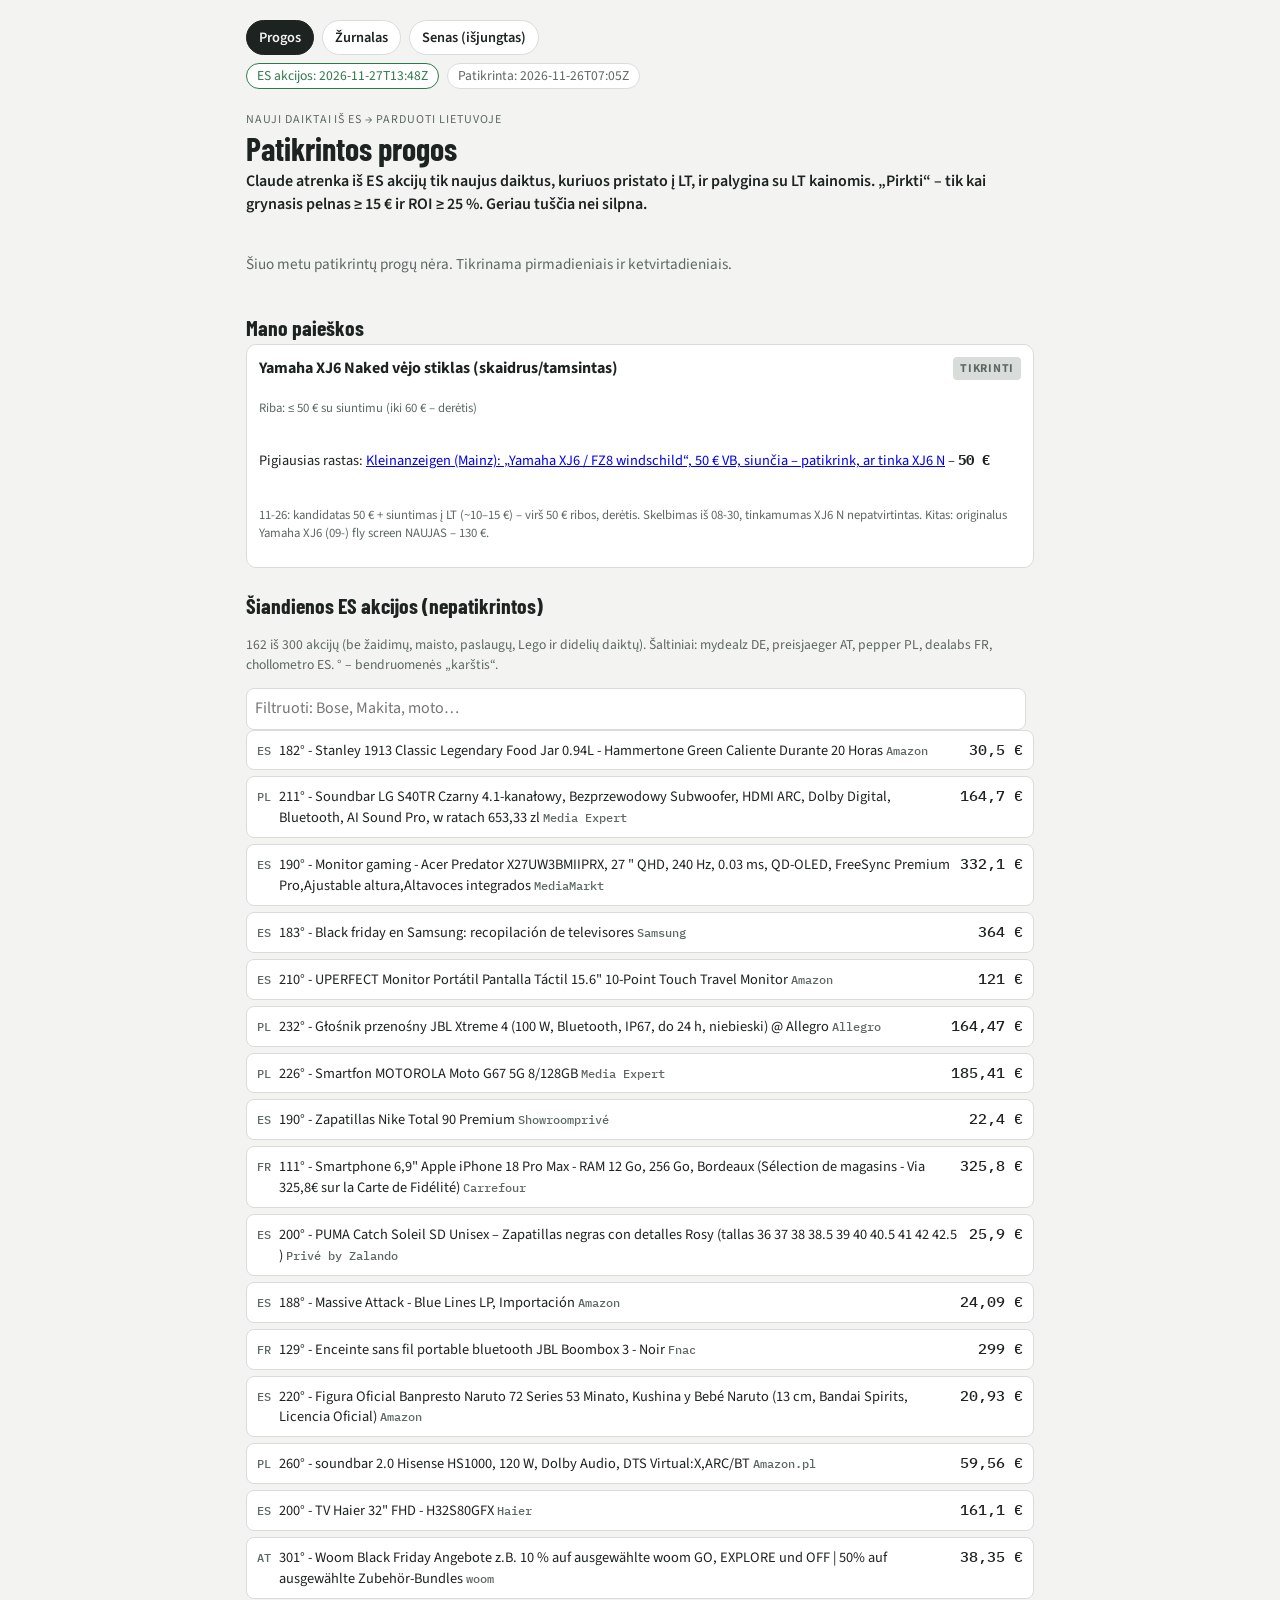
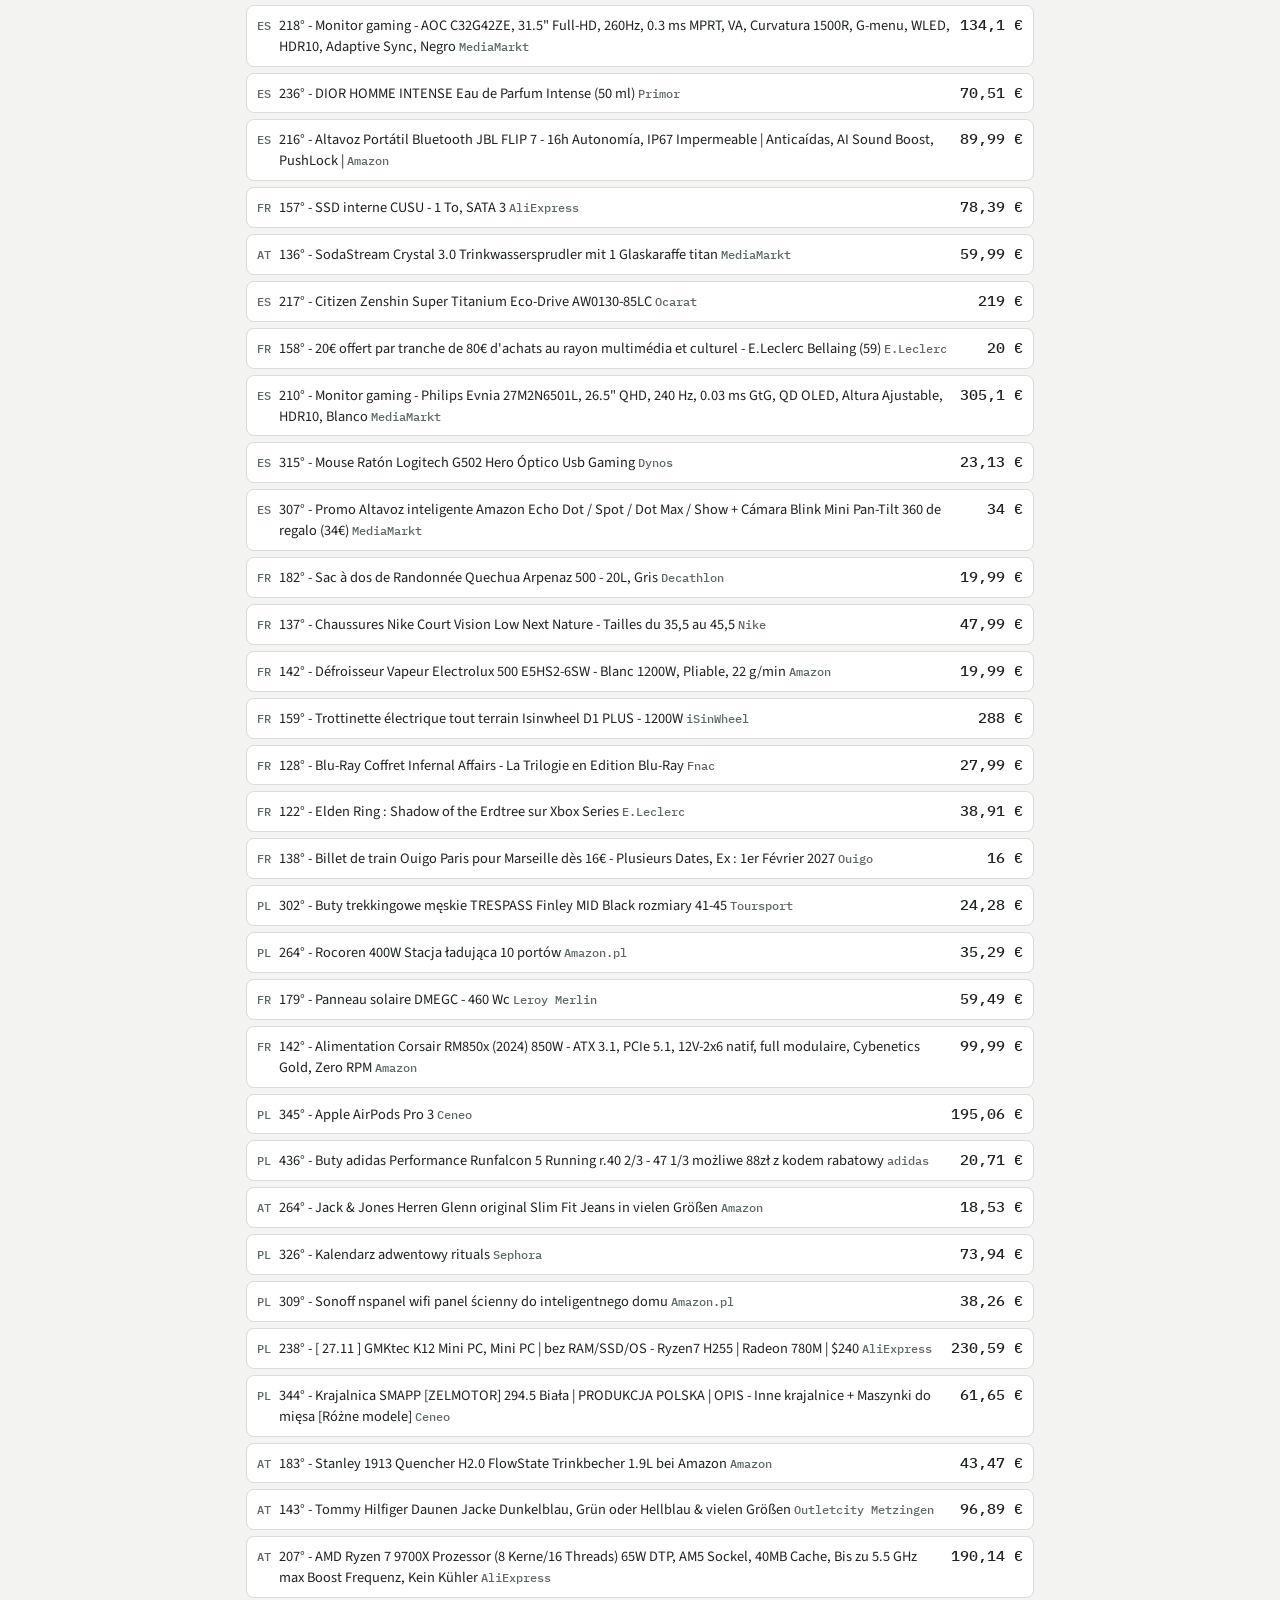
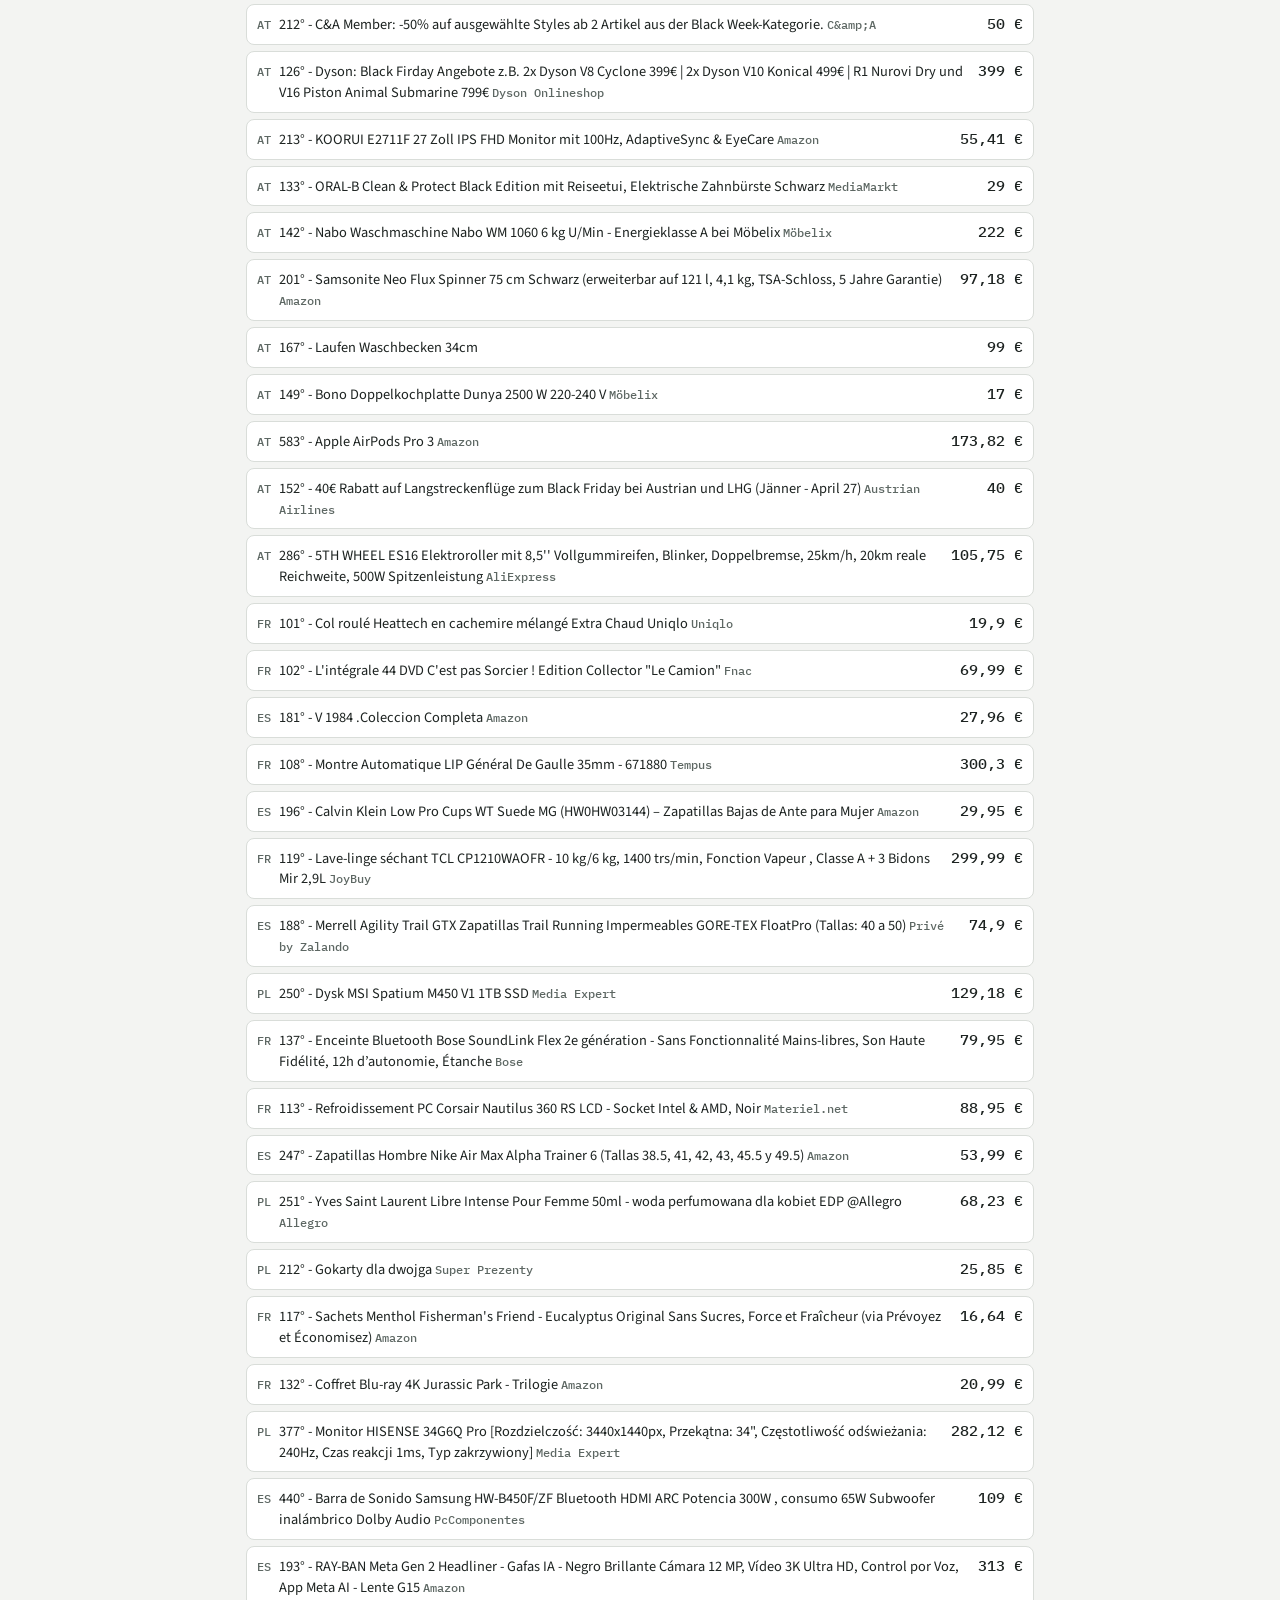
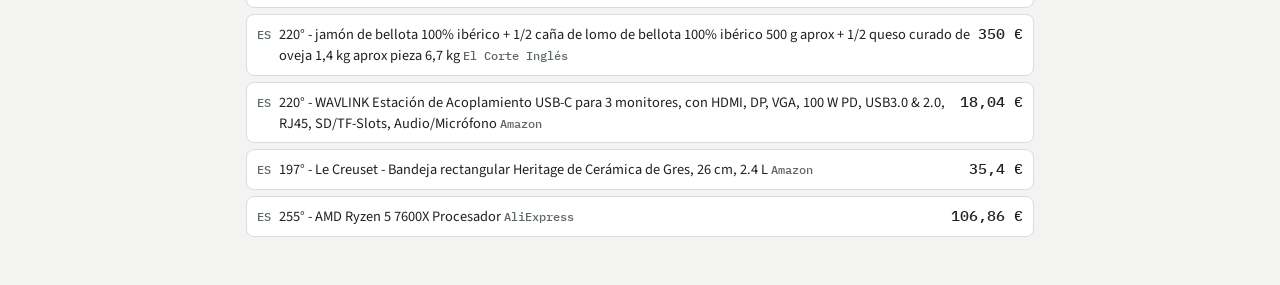
<file: docs/index.html>
<!doctype html>
<html lang="lt">
<head>
<meta charset="utf-8">
<meta name="viewport" content="width=device-width,initial-scale=1,viewport-fit=cover">
<meta name="robots" content="noindex,nofollow">
<title>Perpardavimo progos</title>
<link rel="stylesheet" href="https://fonts.googleapis.com/css2?family=Barlow+Condensed:wght@600;700&family=Source+Sans+3:wght@400;600&family=IBM+Plex+Mono:wght@500&display=swap">
<link rel="stylesheet" href="stilius.css">
<style>
.cmp{display:grid;grid-template-columns:1fr 1fr;gap:8px}
.cmp>div{border:1px solid var(--line);border-radius:8px;padding:8px;font-size:.85rem;display:grid;gap:4px;min-width:0}
.cmp b{font:500 1.15rem var(--mono)}
.cmp a{color:var(--loc);overflow-wrap:anywhere}
.bal{font:700 1.1rem var(--mono)}
.raw{display:grid;gap:6px}
.raw a{display:grid;grid-template-columns:auto 1fr auto;gap:8px;align-items:baseline;background:var(--panel);border:1px solid var(--line);border-radius:8px;padding:8px 10px;color:var(--fg);text-decoration:none;font-size:.9rem}
.raw a:hover{border-color:var(--fg)}
.raw .s{font:500 .75rem var(--mono);color:var(--muted)}
.raw .p{font:500 .95rem var(--mono);white-space:nowrap}
.raw .t{overflow-wrap:anywhere}
.empty{color:var(--muted);font-size:.95rem}
</style>
</head>
<body>
<div class="wrap">
  <header class="hdr">
    <nav class="nav"><a href="index.html" aria-current="page">Progos</a><a href="zurnalas.html">Žurnalas</a><a href="senas.html">Senas (išjungtas)</a></nav>
    <div class="status" id="status"><span class="chip">Kraunama…</span></div>
  </header>

  <section class="buyhead">
    <span class="eyebrow">Nauji daiktai iš ES → parduoti Lietuvoje</span>
    <h1>Patikrintos progos</h1>
    <p class="summary">Claude atrenka iš ES akcijų tik naujus daiktus, kuriuos pristato į LT, ir palygina su LT kainomis. „Pirkti“ – tik kai grynasis pelnas ≥ 15 € ir ROI ≥ 25 %. Geriau tuščia nei silpna.</p>
  </section>
  <section class="cards" id="progos"></section>

  <section>
    <h2>Mano paieškos</h2>
    <div class="cards" id="asm"></div>
  </section>

  <section>
    <h2>Šiandienos ES akcijos (nepatikrintos)</h2>
    <p class="note" id="rawnote"></p>
    <div class="frow"><input type="search" id="q" placeholder="Filtruoti: Bose, Makita, moto…" aria-label="Filtruoti"></div>
    <div class="raw" id="raw"></div>
  </section>
</div>
<script>
const eur = v => v == null ? "–" : (Math.round(v * 100) / 100).toLocaleString("lt-LT", {minimumFractionDigits: 0, maximumFractionDigits: 2}) + " €";
const esc = s => String(s ?? "").replace(/[&<>"]/g, c => ({"&":"&amp;","<":"&lt;",">":"&gt;",'"':"&quot;"}[c]));
const VERD = {pirkti: ["Pirkti", "v-verta"], tikrinti: ["Tikrinti", "v-tikrinti"], praleisti: ["Praleisti", "v-praleisti"]};
// Akivaizdžiai netinka perpardavimui: skaitmeninės prekės, maistas, paslaugos, žaislai/Lego, dideli daiktai.
const NE = /\b(xbox store|steam|humble|ps5|playstation|switch 2|gra |jeu |juego|pc \(|lego|whisky|bier|stiegl|teigwaren|chocolate|bombones|caramel|halls|tarritos|hotel|freebet|tipp3|win2day|ionity|starlink|abonament|gutschein|rabatt ab|matratze|carport|pergola|tv \d|fernseher|kühlschrank|french door|gravelbike|rennrad|placa inducci)/i;

async function j(u) { try { const r = await fetch(u + "?t=" + Date.now()); return r.ok ? r.json() : null; } catch { return null; } }

(async () => {
  const [p, n] = await Promise.all([j("progos.json"), j("nuolaidos.json")]);
  const st = document.getElementById("status");
  st.innerHTML = `<span class="chip ${n ? "ok" : "bad"}">ES akcijos: ${n ? esc(n.atnaujinta) : "nėra"}</span>` +
                 `<span class="chip">Patikrinta: ${p ? esc(p.atnaujinta) : "–"}</span>`;

  const pr = (p && p.progos) || [];
  document.getElementById("progos").innerHTML = pr.length ? pr.map(x => {
    const [vl, vc] = VERD[x.busena] || ["?", "v-nežinoma"];
    const b = x.pirkimas || {};
    const sav = (b.kaina || 0) + (b.siuntimas_lt || 0);
    return `<article class="card"><div class="body">
      <div class="top"><span><b>${esc(x.preke)}</b></span><span class="verdict ${vc}">${vl}</span></div>
      <div class="nums">
        <span>Savikaina<b>${eur(sav)}</b></span>
        <span>Parduotum LT<b>${eur(x.pardavimo_kaina)}</b></span>
        <span>Grynasis pelnas<b class="${x.pelnas >= 15 ? "pos" : "neg"}">${eur(x.pelnas)}</b></span>
        <span>ROI / balas<b>${x.roi ?? "–"} % · ${x.balas}/10</b></span>
      </div>
      <div class="cmp">
        <div><span class="eyebrow">Pirkti ${esc(b.salis)}</span><b>${eur(b.kaina)}</b>
          <span>${esc(b.parduotuve)} ${b.kaina_orig ? "· " + esc(b.kaina_orig) : ""}</span>
          <span>Siuntimas į LT: ${b.siuntimas_lt ? eur(b.siuntimas_lt) : "0 €"}${b.siuntimas_pastaba ? " – " + esc(b.siuntimas_pastaba) : ""}</span>
          <a href="${esc(b.nuoroda)}" target="_blank" rel="noopener">Akcija →</a></div>
        <div><span class="eyebrow">LT kainos</span>
          ${(x.lt || []).map(l => `<span><b>${eur(l.kaina)}</b> <a href="${esc(l.nuoroda)}" target="_blank" rel="noopener">${esc(l.saltinis)}</a></span>`).join("")}</div>
      </div>
      <p class="why">${esc(x.kodel)}</p>
      <p class="meta">⚠ ${esc(x.rizika)}</p>
    </div></article>`;
  }).join("") : `<p class="empty">Šiuo metu patikrintų progų nėra. Tikrinama pirmadieniais ir ketvirtadieniais.</p>`;

  document.getElementById("asm").innerHTML = ((p && p.asmeniniai) || []).map(a => `<article class="card"><div class="body">
      <div class="top"><b>${esc(a.preke)}</b><span class="verdict ${a.busena === "Rasta" ? "v-verta" : "v-praleisti"}">${esc(a.busena)}</span></div>
      <p class="meta">Riba: ${esc(a.riba)}</p>
      ${a.geriausias ? `<p class="why">Pigiausias rastas: <a href="${esc(a.geriausias.nuoroda)}" target="_blank" rel="noopener">${esc(a.geriausias.aprasymas)}</a> – <b class="mono">${eur(a.geriausias.kaina)}</b></p>` : ""}
      <p class="meta">${esc(a.pastaba)}</p></div></article>`).join("");

  const ak = ((n && n.akcijos) || []).filter(a => a.kaina_eur >= 15 && a.kaina_eur <= 400 && !NE.test(a.pavadinimas));
  document.getElementById("rawnote").textContent = n ? `${ak.length} iš ${n.akcijos.length} akcijų (be žaidimų, maisto, paslaugų, Lego ir didelių daiktų). Šaltiniai: mydealz DE, preisjaeger AT, pepper PL, dealabs FR, chollometro ES. ° – bendruomenės „karštis“.` : "";
  const draw = () => {
    const q = document.getElementById("q").value.trim().toLowerCase();
    document.getElementById("raw").innerHTML = ak.filter(a => !q || a.pavadinimas.toLowerCase().includes(q)).slice(0, 80).map(a =>
      `<a href="${esc(a.nuoroda)}" target="_blank" rel="noopener"><span class="s">${esc(a.salis)}</span><span class="t">${esc(a.pavadinimas)} <span class="s">${esc(a.parduotuve)}</span></span><span class="p">${eur(a.kaina_eur)}</span></a>`).join("");
  };
  document.getElementById("q").addEventListener("input", draw);
  draw();
})();
</script>
</body>
</html>
</file>
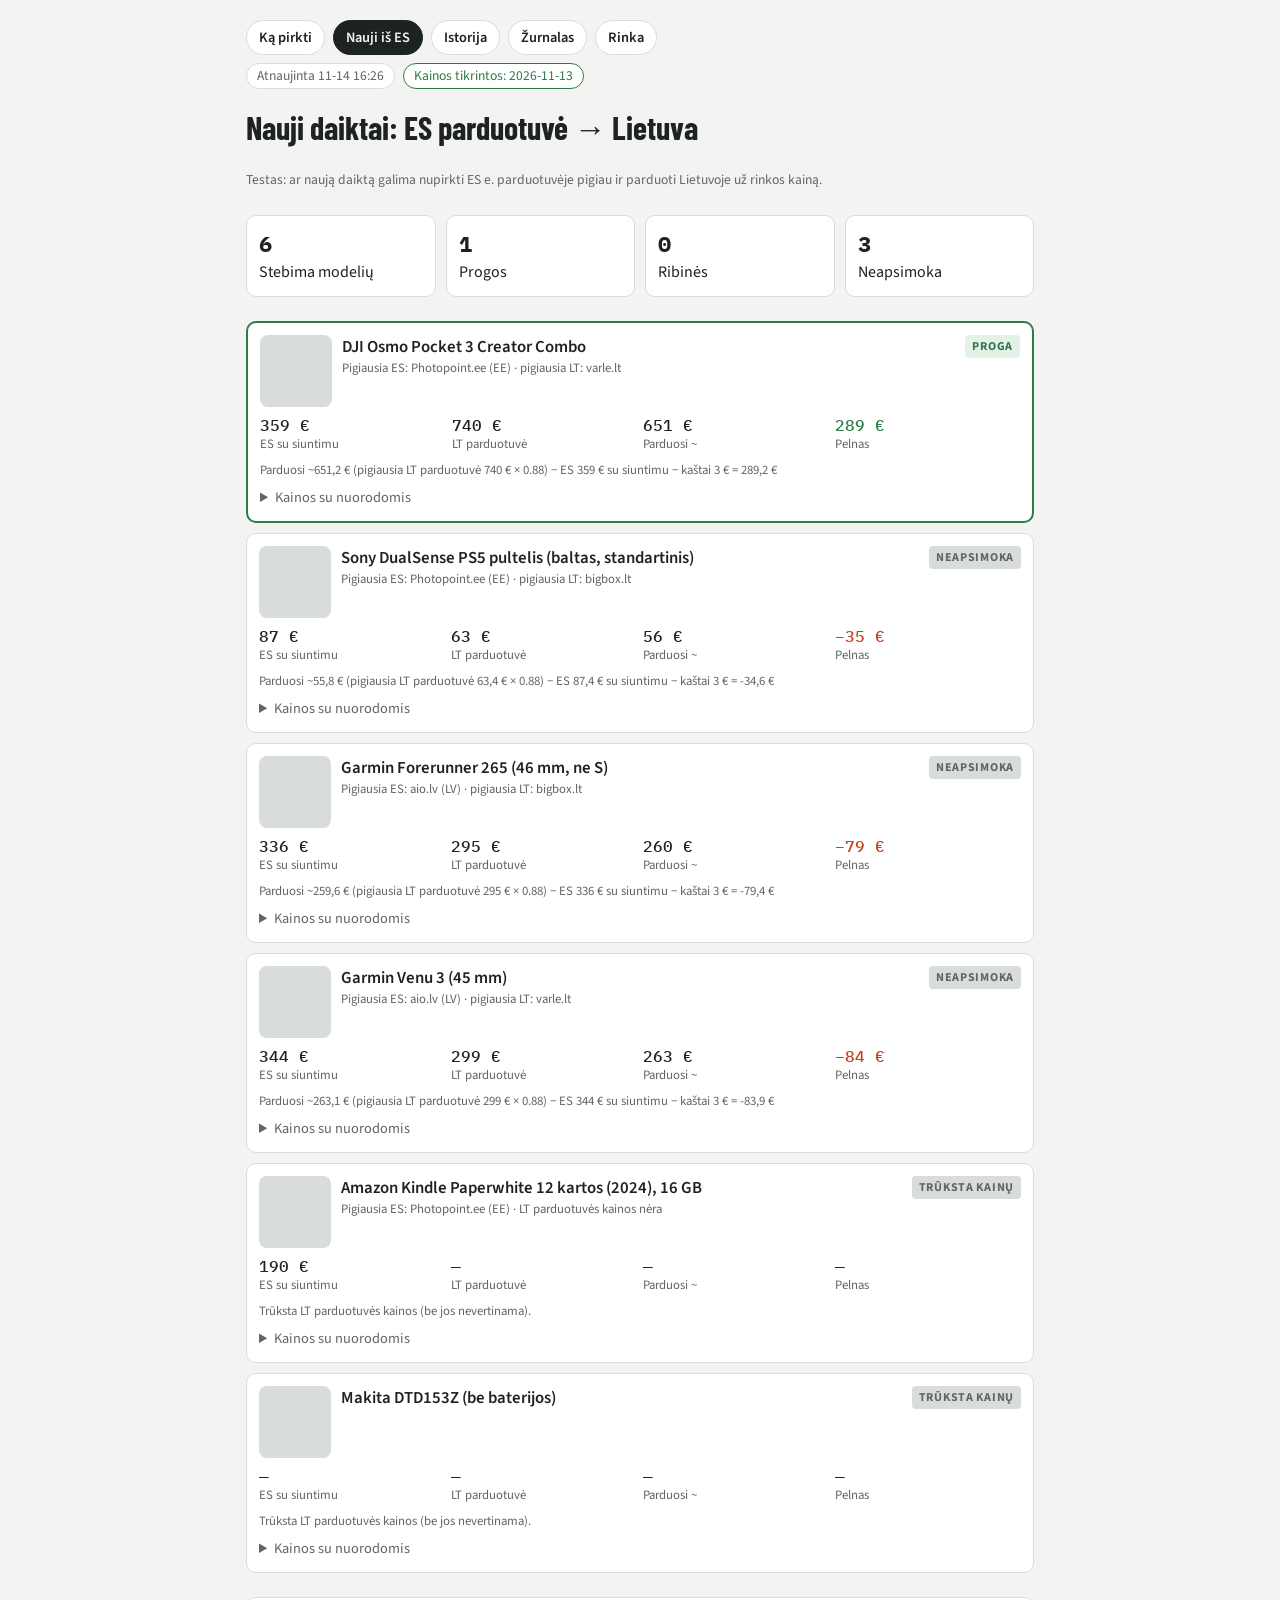
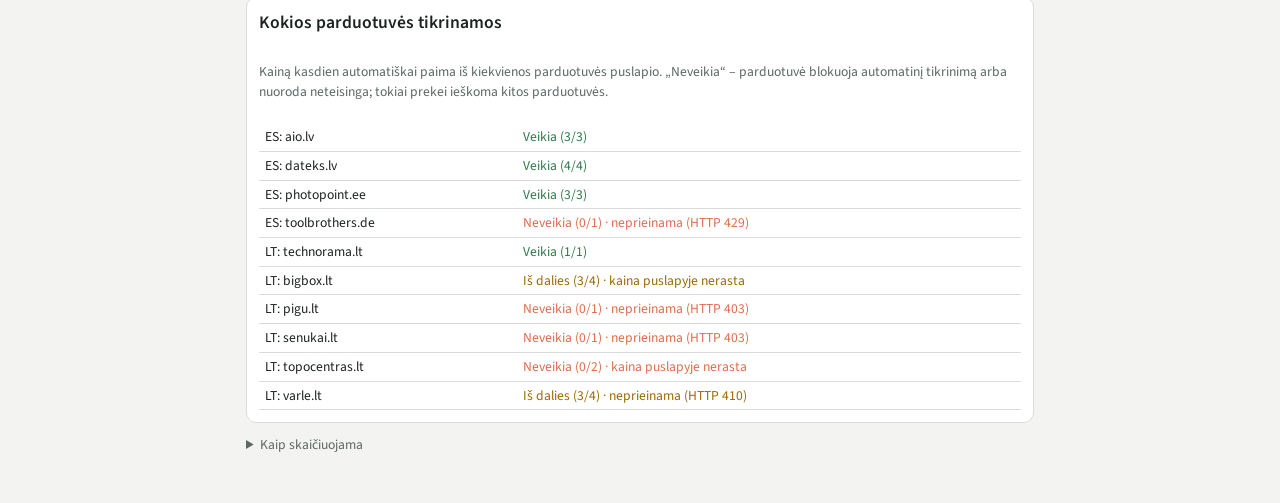
<file: docs/nauji.html>
<!doctype html>
<html lang="lt">
<head>
<meta charset="utf-8">
<meta name="viewport" content="width=device-width,initial-scale=1,viewport-fit=cover">
<meta name="robots" content="noindex,nofollow">
<title>Nauji iš ES</title>
<link rel="stylesheet" href="https://fonts.googleapis.com/css2?family=Barlow+Condensed:wght@600;700&family=Source+Sans+3:wght@400;600&family=IBM+Plex+Mono:wght@500&display=swap">
<link rel="stylesheet" href="stilius.css">
<style>
.nrow{background:var(--panel);border:1px solid var(--line);border-radius:10px;padding:12px;display:grid;gap:8px;min-width:0}
.nrow.proga{border-color:var(--ok);border-width:2px}
.nrow h3{margin:0;font:600 1.05rem var(--body);overflow-wrap:anywhere}
.nhead{display:flex;justify-content:space-between;gap:8px;align-items:flex-start}
.ntab{width:100%;border-collapse:collapse;font-size:.85rem}
.ntab td{padding:4px 6px;border-bottom:1px solid var(--line);overflow-wrap:anywhere}
.ntab a{color:var(--fg)}
.v-proga{background:var(--okbg);color:var(--ok)}.v-ribinis{background:var(--warnbg);color:var(--warn)}
.v-ne,.v-pasenę,.v-trūksta{background:var(--line);color:var(--muted)}
.nlist{display:grid;gap:10px;margin-top:12px}
.ntop{display:grid;grid-template-columns:72px 1fr;gap:10px;align-items:start}
.ntop img{width:72px;height:72px;object-fit:contain;background:#fff;border-radius:8px}
.ntop .noimg{width:72px;height:72px;border-radius:8px;background:var(--line)}
.shops{margin-top:12px}.shops h2{font:600 1.1rem var(--body);margin:0 0 6px}
.b-veikia{color:var(--ok)}.b-neveikia{color:var(--bad,#e06c4c)}.b-iš{color:var(--warn)}
</style>
</head>
<body>
<div class="wrap">
  <header class="hdr">
    <nav class="nav"><a href="index.html">Ką pirkti</a><a href="nauji.html" aria-current="page">Nauji iš ES</a><a href="istorija.html">Istorija</a><a href="zurnalas.html">Žurnalas</a><a href="rinka.html">Rinka</a></nav>
    <div class="status" id="status"></div>
  </header>
  <section class="buy">
    <h1>Nauji daiktai: ES parduotuvė → Lietuva</h1>
    <p class="note" id="lead">Testas: ar naują daiktą galima nupirkti ES e. parduotuvėje pigiau ir parduoti Lietuvoje už rinkos kainą.</p>
    <div class="kpis" id="kpis"></div>
    <div class="nlist" id="list"></div>
    <div class="shops nrow"><h2>Kokios parduotuvės tikrinamos</h2><p class="note">Kainą kasdien automatiškai paima iš kiekvienos parduotuvės puslapio. „Neveikia“ – parduotuvė blokuoja automatinį tikrinimą arba nuoroda neteisinga; tokiai prekei ieškoma kitos parduotuvės.</p><table class="ntab"><tbody id="shops"></tbody></table></div>
    <details class="note"><summary>Kaip skaičiuojama</summary>
      <p id="how"></p>
      <p>Pirkėjas naują daiktą gali nusipirkti Lietuvos parduotuvėje su garantija ir grąžinimu, todėl privačiai jį parduosi tik pigiau. Dėl to pardavimo kaina skaičiuojama nuo pigiausios LT parduotuvės, o Skelbiu.lt nauji skelbimai riboja ją iš viršaus. ES ir LT kainas su nuorodomis kasdien atnaujina Claude. Prieš pirkdamas visada patikrink krepšelyje galutinę kainą su siuntimu į Lietuvą.</p>
    </details>
  </section>
</div>
<script>
const $ = id => document.getElementById(id);
const el = (t, c, x) => { const e = document.createElement(t); if (c) e.className = c; if (x != null) e.textContent = x; return e; };
const a_ = (h, x) => { const a = el("a", "", x); a.href = h; a.target = "_blank"; a.rel = "noopener"; return a; };
const fmt = n => n == null || isNaN(n) ? "—" : Math.round(n).toLocaleString("lt-LT") + " €";
const LBL = {proga: "Proga", ribinis: "Ribinis", ne: "Neapsimoka", "pasenę": "Kainos pasenę", "trūksta kainų": "Trūksta kainų"};
fetch("analize.json", {cache: "no-store"}).then(r => r.json()).then(D => {
  const N = D.nauji || {produktai: []}, P = N.produktai, pr = N.prielaidos || {};
  const t = new Date(D.sugeneruota).toLocaleString("lt-LT", {timeZone: "Europe/Vilnius", month: "2-digit", day: "2-digit", hour: "2-digit", minute: "2-digit"});
  $("status").append(el("span", "chip", "Atnaujinta " + t), el("span", "chip " + (N.atnaujinta ? "ok" : "bad"), "Kainos tikrintos: " + (N.atnaujinta || "dar ne")));
  $("how").textContent = `Pelnas = pigiausia LT parduotuvė × ${pr.lt_nuolaida} (ir ne daugiau nei nauji Skelbiu.lt skelbimai × 0,95) − ES kaina su siuntimu − ${pr.kastai_eur} € kaštų. „Proga“, kai pelnas ≥ ${pr.min_pelnas_eur} € ir ≥ ${Math.round((pr.min_roi || 0) * 100)} % ES kainos. Kainos senesnės nei ${pr.max_amzius_d} d. nevertinamos.`;
  const cnt = k => P.filter(p => p.sprendimas === k).length;
  [["Stebima modelių", P.length], ["Progos", cnt("proga")], ["Ribinės", cnt("ribinis")], ["Neapsimoka", cnt("ne")]].forEach(([k, v]) => { const d = el("div", "tile"); d.append(el("b", "", v), el("span", "", k)); $("kpis").append(d); });
  const BS = {veikia: "Veikia", "iš dalies": "Iš dalies", neveikia: "Neveikia", "dar netikrinta": "Dar netikrinta"};
  (N.tikrinamos || []).forEach(b => { const tr = el("tr"); tr.append(el("td", "", `${b.tipas}: ${b.parduotuve}`), el("td", "b-" + b.busena.split(" ")[0], `${BS[b.busena] || b.busena} (${b.kainu}/${b.nuorodu})` + (b.klaida && b.busena !== "veikia" ? " · " + b.klaida : ""))); $("shops").append(tr); });
  if (!(N.tikrinamos || []).length) $("shops").append(el("tr", "", "Dar netikrinta."));
  if (!P.length) { $("list").append(el("p", "note", "Produktų sąrašas dar tuščias. Pirmas ES ir LT kainas Claude surinks artimiausio vertinimo metu.")); return; }
  for (const p of P) {
    const box = el("div", "nrow " + (p.sprendimas === "proga" ? "proga" : ""));
    const h = el("div", "nhead"); h.append(el("h3", "", p.modelis), el("span", "verdict v-" + (p.sprendimas || "").split(" ")[0], LBL[p.sprendimas] || p.sprendimas));
    const top = el("div", "ntop"); let im;
    if (p.paveikslas) { im = el("img"); im.src = p.paveikslas; im.alt = ""; im.loading = "lazy"; im.referrerPolicy = "no-referrer"; im.onerror = () => im.replaceWith(el("div", "noimg")); } else im = el("div", "noimg");
    const right = el("div"); right.append(h); top.append(im, right); box.append(top);
    const pirk = (p.es || [])[0], lt0 = (p.lt || [])[0];
    if (pirk) right.append(el("div", "meta", `Pigiausia ES: ${pirk.parduotuve}${pirk.salis ? " (" + pirk.salis + ")" : ""}` + (lt0 ? ` · pigiausia LT: ${lt0.parduotuve}` : " · LT parduotuvės kainos nėra")));
    const nums = el("div", "nums");
    [["ES su siuntimu", fmt(p.es_kaina)], ["LT parduotuvė", fmt(p.lt_min)], ["Parduosi ~", fmt(p.pardavimo)], ["Pelnas", fmt(p.pelnas)]].forEach(([k, v], i) => { const s = el("span", "", k); const b = el("b", i === 3 && p.pelnas != null ? (p.pelnas > 0 ? "pos" : "neg") : "", v); s.prepend(b); nums.append(s); });
    box.append(nums, el("div", "meta", p.skaiciavimas || ""));
    const tb = el("table", "ntab"); const body = el("tbody");
    const add = (k, x, v) => { const tr = el("tr"); const td = el("td"); x.url ? td.append(a_(x.url, k)) : td.append(k); tr.append(td, el("td", "n", v)); body.append(tr); };
    (p.es || []).forEach(x => add(`ES: ${x.parduotuve}${x.salis ? " (" + x.salis + ")" : ""}${x.patikrinta ? " · " + x.patikrinta : ""}`, x, `${fmt(x.kaina)} + ${fmt(x.siunta_eur || 0)} = ${fmt(x.viso)}`));
    (p.lt || []).forEach(x => add(`LT: ${x.parduotuve}${x.patikrinta ? " · " + x.patikrinta : ""}`, x, fmt(x.kaina)));
    ((p.skelbiu || {}).pavyzdziai || []).slice(0, 6).forEach(x => add(`Skelbiu.lt${x.naujas ? " (naujas)" : ""}: ${x.pavadinimas}`, {url: x.nuoroda}, fmt(x.kaina)));
    tb.append(body); const det = el("details"); det.append(el("summary", "", "Kainos su nuorodomis")); det.append(tb); if (p.pastabos) det.append(el("p", "note", p.pastabos)); box.append(det);
    $("list").append(box);
  }
}).catch(() => $("status").append(el("span", "chip bad", "Nepavyko įkelti duomenų.")));
</script>
</body>
</html>
</file>
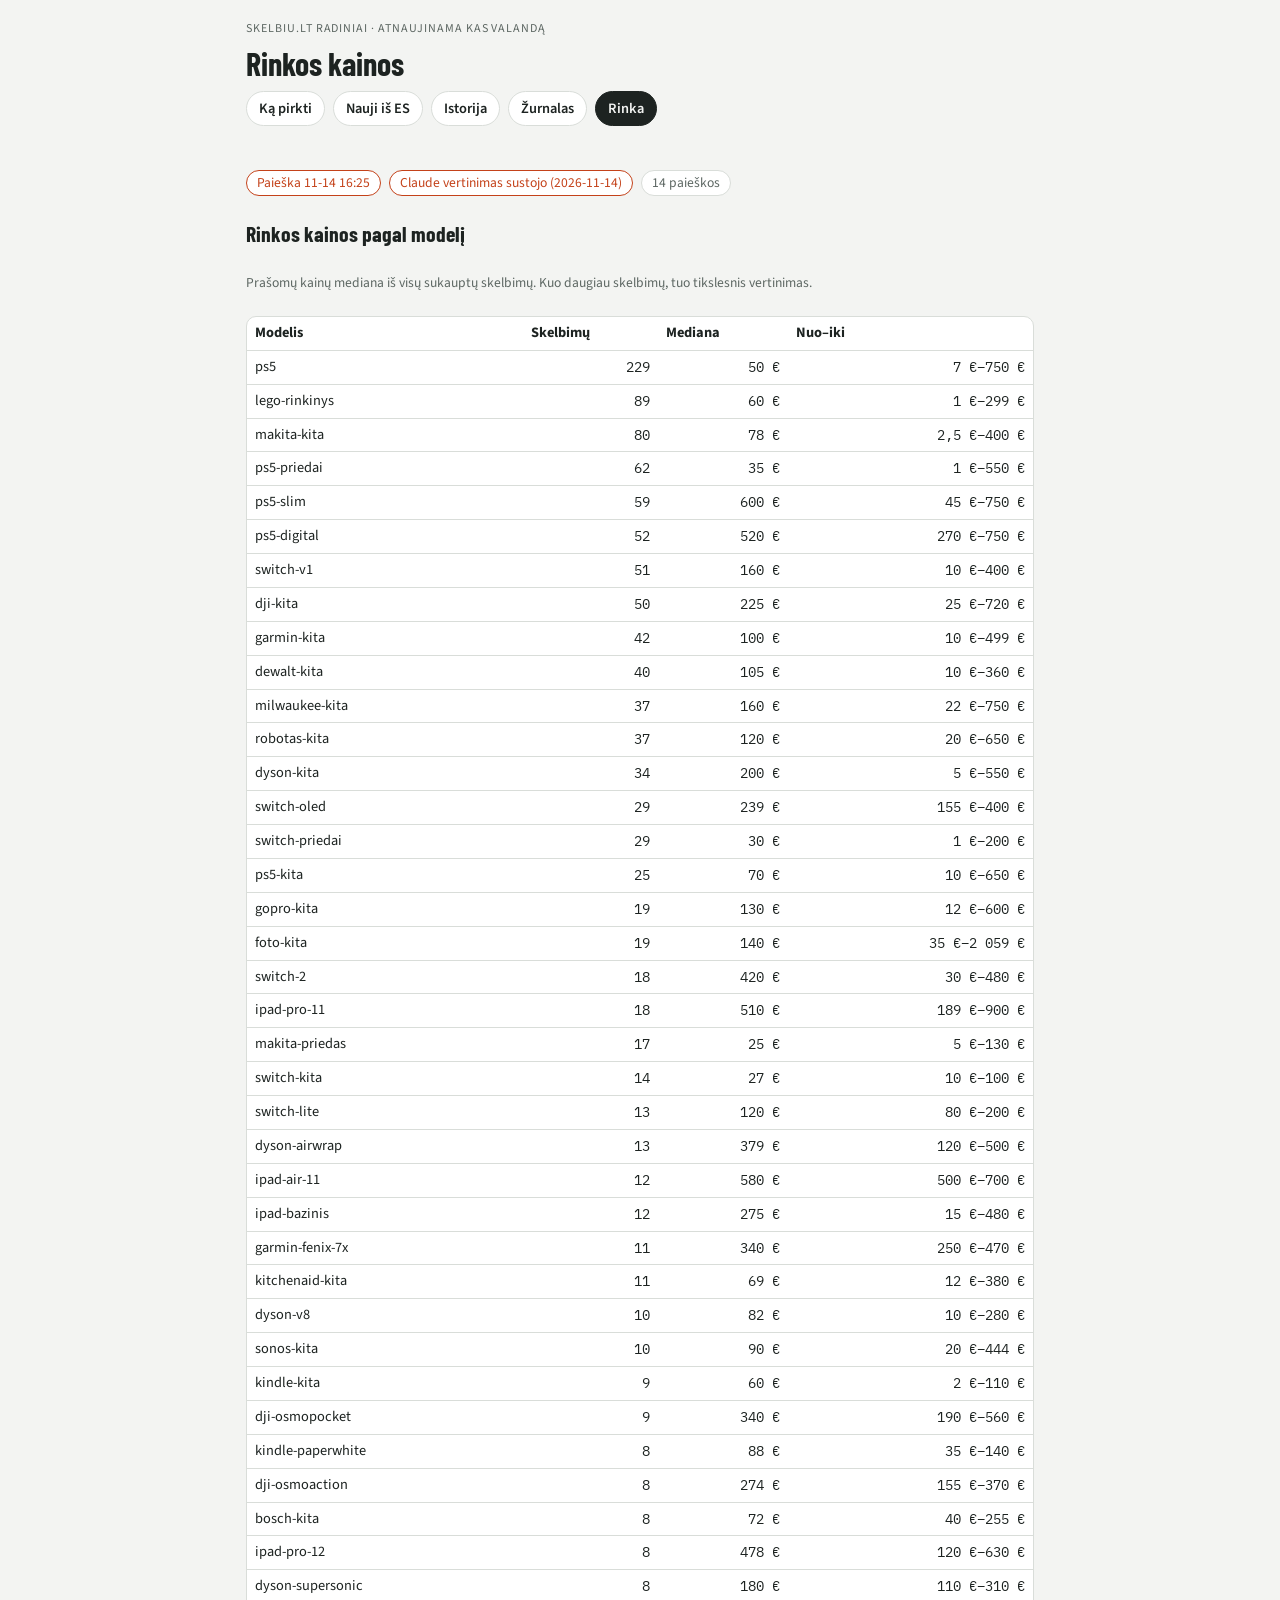
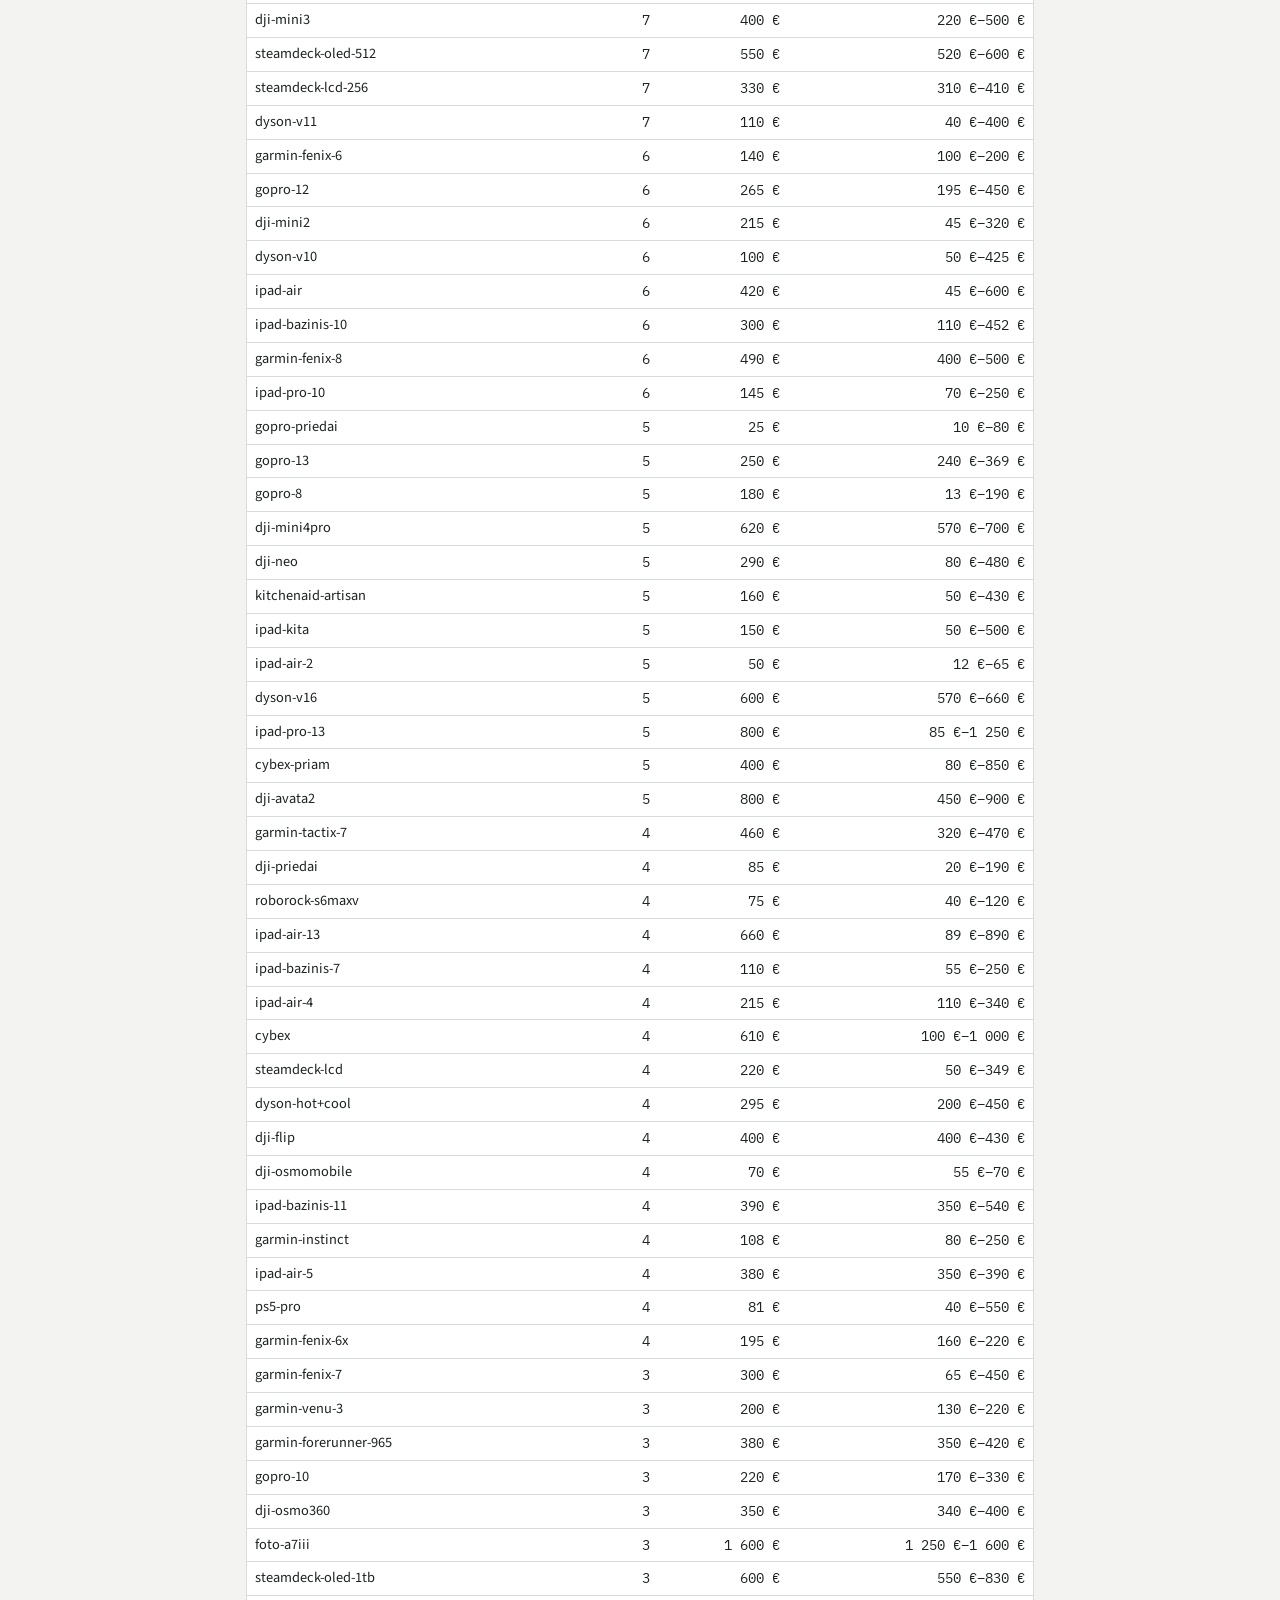
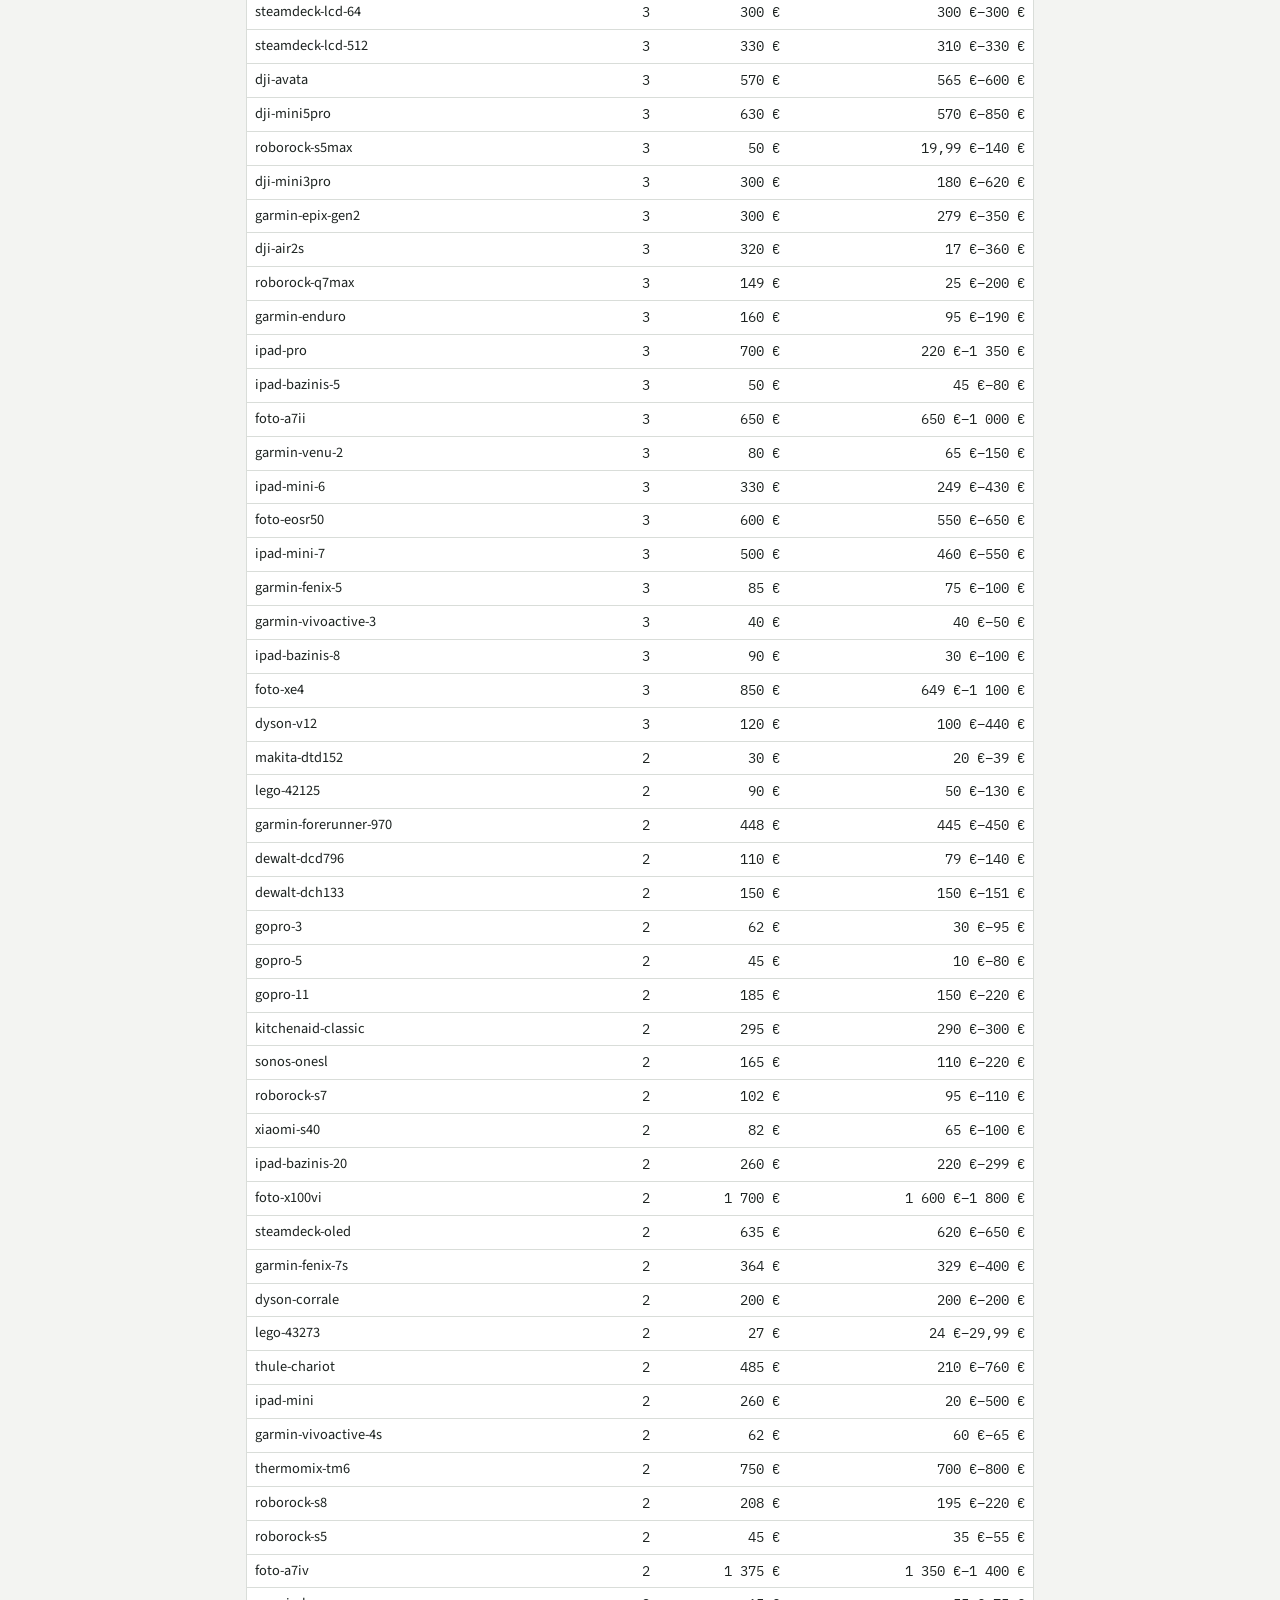
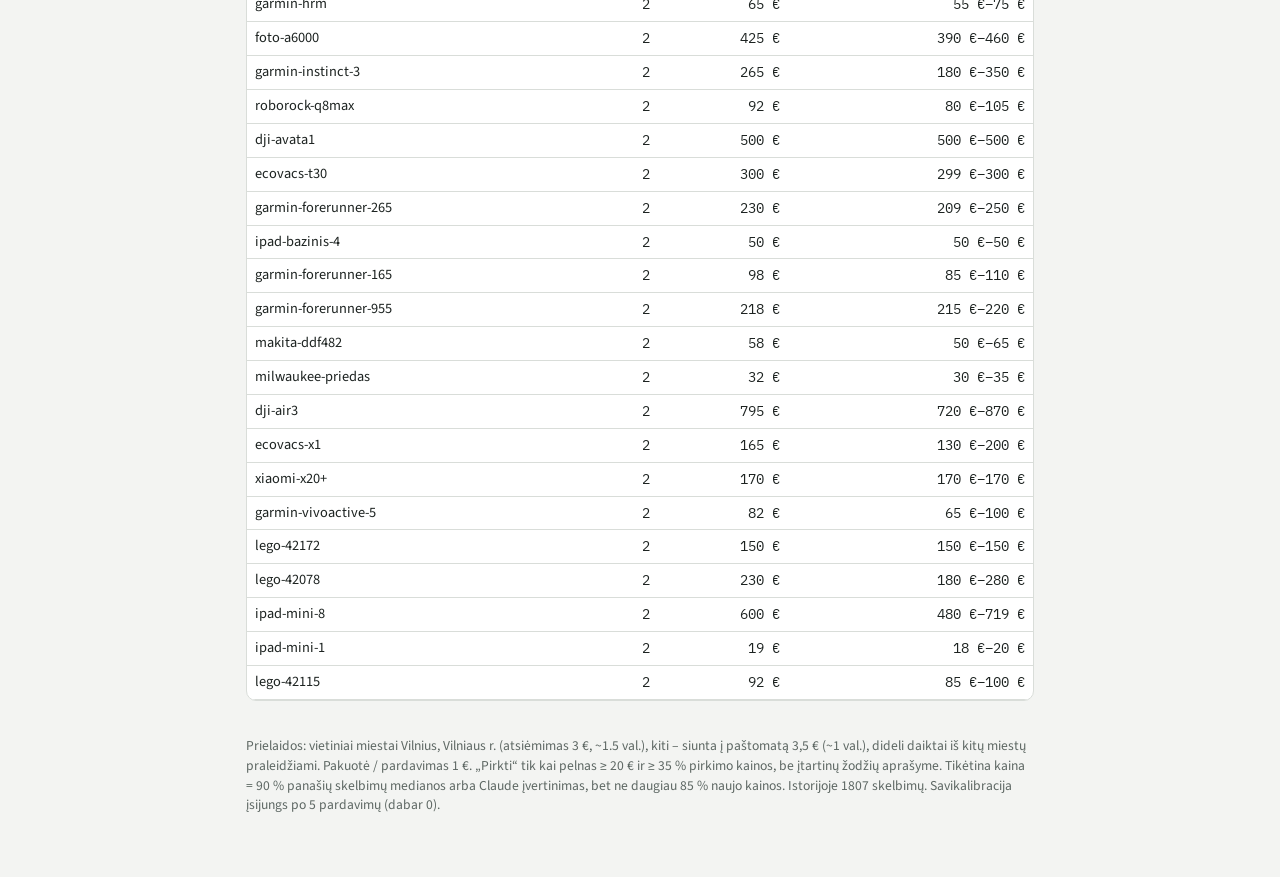
<file: docs/rinka.html>
<!doctype html>
<html lang="lt">
<head>
<meta charset="utf-8">
<meta name="viewport" content="width=device-width,initial-scale=1,viewport-fit=cover">
<meta name="robots" content="noindex,nofollow">
<title>Rinkos kainos</title>
<link rel="stylesheet" href="https://fonts.googleapis.com/css2?family=Barlow+Condensed:wght@600;700&family=Source+Sans+3:wght@400;600&family=IBM+Plex+Mono:wght@500&display=swap">
<link rel="stylesheet" href="stilius.css">
</head>
<body>
<div class="wrap">
  <header style="display:grid;gap:10px">
    <div class="eyebrow">Skelbiu.lt radiniai · atnaujinama kas valandą</div>
    <h1>Rinkos kainos</h1>
    <nav class="nav"><a href="index.html">Ką pirkti</a><a href="nauji.html">Nauji iš ES</a><a href="istorija.html">Istorija</a><a href="zurnalas.html">Žurnalas</a><a href="rinka.html" aria-current="page">Rinka</a></nav>
  </header>
  <div id="vmiTop"></div>
  <div class="status" id="status"></div>
  <section style="display:grid;gap:10px" id="rinka">
    <h2>Rinkos kainos pagal modelį</h2>
    <p class="note">Prašomų kainų mediana iš visų sukauptų skelbimų. Kuo daugiau skelbimų, tuo tikslesnis vertinimas.</p>
    <div class="scroll"><table><thead><tr><th>Modelis</th><th>Skelbimų</th><th>Mediana</th><th>Nuo–iki</th></tr></thead><tbody id="market"></tbody></table></div>
  </section>
  <p class="note" id="assumptions"></p>
</div>
<datalist id="kategorijos"><option>Nintendo Switch</option><option>PlayStation 5</option><option>Lego</option><option>Makita</option><option>DeWalt</option><option>Milwaukee</option><option>Garmin</option><option>Kindle</option><option>GoPro</option><option>DJI</option></datalist>
<script src="app.js"></script>
</body>
</html>
</file>
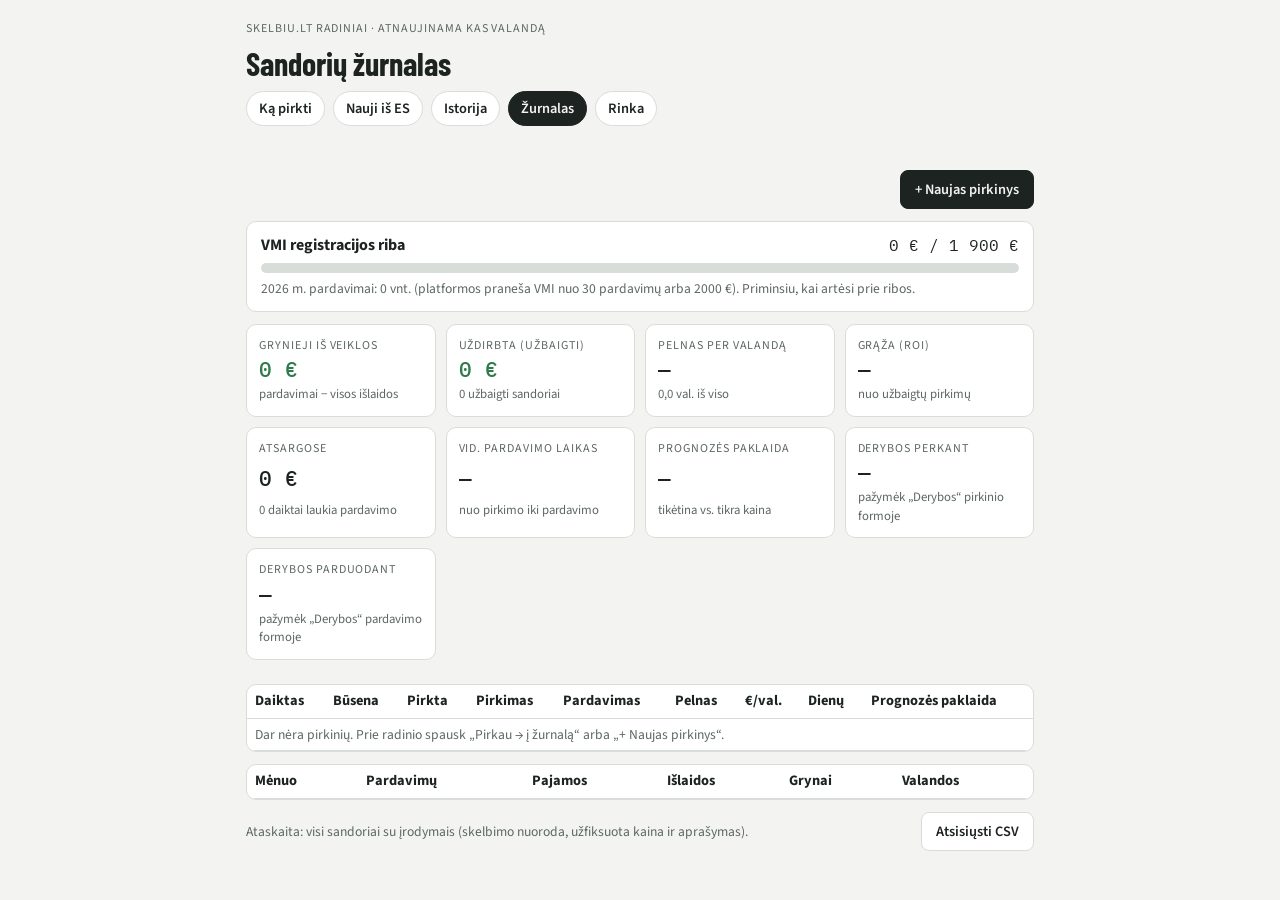
<file: docs/zurnalas.html>
<!doctype html>
<html lang="lt">
<head>
<meta charset="utf-8">
<meta name="viewport" content="width=device-width,initial-scale=1,viewport-fit=cover">
<meta name="robots" content="noindex,nofollow">
<title>Sandorių žurnalas</title>
<link rel="stylesheet" href="https://fonts.googleapis.com/css2?family=Barlow+Condensed:wght@600;700&family=Source+Sans+3:wght@400;600&family=IBM+Plex+Mono:wght@500&display=swap">
<link rel="stylesheet" href="stilius.css">
</head>
<body>
<div class="wrap">
  <header style="display:grid;gap:10px">
    <div class="eyebrow">Skelbiu.lt radiniai · atnaujinama kas valandą</div>
    <h1>Sandorių žurnalas</h1>
    <nav class="nav"><a href="index.html">Ką pirkti</a><a href="nauji.html">Nauji iš ES</a><a href="istorija.html">Istorija</a><a href="zurnalas.html" aria-current="page">Žurnalas</a><a href="rinka.html">Rinka</a></nav>
  </header>
  <div id="vmiTop"></div>
  <section style="display:grid;gap:12px" id="zurnalas">
    <div class="row"><span></span><button class="btn primary" type="button" id="addBtn">+ Naujas pirkinys</button></div>
    <div class="msg" id="msg" hidden></div>
    <div id="vmi"></div>
    <div class="kpis" id="kpis"></div>
    <div id="sell" style="display:grid;gap:10px"></div>
    <section class="panel" id="formPanel" hidden>
      <div class="row"><h2 id="formTitle">Naujas pirkinys</h2><button class="btn" type="button" id="closeForm">Uždaryti</button></div>
      <form id="form">
        <fieldset><legend>Daiktas</legend>
          <div class="fgrid">
            <label>Pavadinimas<input id="f_pavadinimas" required></label>
            <label>Kategorija<input id="f_kategorija" list="kategorijos"></label>
            <label>Skelbimo nuoroda<input id="f_nuoroda" type="url"></label>
            <label>Būsena<select id="f_busena"><option value="atsargose">Atsargose</option><option value="parduota">Parduota</option><option value="nurasyta">Nurašyta (nuostolis)</option></select></label>
          </div>
          <div class="evidence" id="evidence"></div>
        </fieldset>
        <fieldset><legend>Pirkimas</legend>
          <div class="fgrid">
            <label>Data<input id="f_pirkimo_data" type="date" required></label>
            <label>Skelbime prašė, €<input id="f_prasyta" type="number" step="0.01" min="0"></label>
            <label>Derybos<select id="f_derybos"><option value="">—</option><option value="ne">Nesiderėjau</option><option value="sutiko">Derėjausi – nuleido</option><option value="nesutiko">Derėjausi – nenuleido</option></select></label>
            <label>Sumokėjau, €<input id="f_pirkimo_kaina" type="number" step="0.01" min="0" required></label>
            <label>Atgabenimas, €<input id="f_pirkimo_kastai" type="number" step="0.01" min="0"></label>
            <label>Tikėtina pardavimo kaina, €<input id="f_tiketina" type="number" step="0.01" min="0"></label>
          </div>
        </fieldset>
        <fieldset><legend>Pardavimas</legend>
          <div class="fgrid">
            <label>Data<input id="f_pardavimo_data" type="date"></label>
            <label>Mano skelbime prašiau, €<input id="f_pardavimo_prasyta" type="number" step="0.01" min="0"></label>
            <label>Derybos<select id="f_pardavimo_derybos"><option value="">—</option><option value="ne">Pirkėjas nesiderėjo</option><option value="nuleidau">Derėjosi – nuleidau</option><option value="nenuleidau">Derėjosi – nenuleidau</option></select></label>
            <label>Gavau, €<input id="f_pardavimo_kaina" type="number" step="0.01" min="0"></label>
            <label>Kaštai, € (pakuotė, siunta, mokesčiai)<input id="f_pardavimo_kastai" type="number" step="0.01" min="0"></label>
            <label>Platforma<select id="f_platforma"><option>Skelbiu.lt</option><option>Vinted</option><option>Facebook</option><option>Kita</option></select></label>
          </div>
        </fieldset>
        <fieldset><legend>Laikas ir pastabos</legend>
          <div class="fgrid"><label>Sugaišta, min (viso)<input id="f_laikas_min" type="number" min="0" step="5"></label></div>
          <label>Pastabos (be asmens duomenų)<textarea id="f_pastabos" rows="2"></textarea></label>
        </fieldset>
        <div class="row"><button class="btn" type="button" id="delBtn" hidden>Ištrinti</button><span></span><button class="btn primary" type="submit" id="saveBtn">Išsaugoti</button></div>
      </form>
    </section>
    <section class="panel" id="tokenPanel" hidden>
      <h2>Prisijungimas įrašymui (vieną kartą)</h2>
      <p class="note">Žurnalas saugomas šiame repo faile docs/sandoriai.json. Kad svetainė galėtų jį įrašyti, reikia GitHub rakto, kuris leidžia keisti tik šį repo. Raktas lieka tik šioje naršyklėje.</p>
      <ol class="note">
        <li>Atsidaryk <a href="https://github.com/settings/personal-access-tokens/new" target="_blank" rel="noopener">naujo rakto kūrimą</a>.</li>
        <li>Pavadinimas: „skelbimai-zurnalas“, galiojimas: 1 metai.</li>
        <li>Repository access: „Only select repositories“ → skelbimu-medziokle.</li>
        <li>Permissions → Repository → Contents: „Read and write“. Spausk „Generate token“ ir nukopijuok.</li>
      </ol>
      <form id="tokenForm"><label>GitHub raktas<input id="tokenInput" type="password" autocomplete="off" required></label>
        <div class="row"><span></span><button class="btn primary" type="submit">Išsaugoti raktą</button></div></form>
    </section>
    <div class="scroll"><table>
      <thead><tr><th>Daiktas</th><th>Būsena</th><th>Pirkta</th><th class="n">Pirkimas</th><th class="n">Pardavimas</th><th class="n">Pelnas</th><th class="n">€/val.</th><th class="n">Dienų</th><th class="n">Prognozės paklaida</th></tr></thead>
      <tbody id="rows"></tbody>
    </table></div>
    <div class="scroll"><table>
      <thead><tr><th>Mėnuo</th><th class="n">Pardavimų</th><th class="n">Pajamos</th><th class="n">Išlaidos</th><th class="n">Grynai</th><th class="n">Valandos</th></tr></thead>
      <tbody id="months"></tbody>
    </table></div>
    <div class="row"><span class="note">Ataskaita: visi sandoriai su įrodymais (skelbimo nuoroda, užfiksuota kaina ir aprašymas).</span><button class="btn" type="button" id="csvBtn">Atsisiųsti CSV</button></div>
  </section>

  </div>
<datalist id="kategorijos"><option>Nintendo Switch</option><option>PlayStation 5</option><option>Lego</option><option>Makita</option><option>DeWalt</option><option>Milwaukee</option><option>Garmin</option><option>Kindle</option><option>GoPro</option><option>DJI</option></datalist>
<script src="app.js"></script>
</body>
</html>
</file>
<file: docs/stilius.css>
/* Vienas stulpelis telefonui: suvestinė → sprendimų filtrai → radinių kortelės pagal balą → rinkos kainos */
:root{
  --bg:#f3f4f2;--panel:#fff;--fg:#1d2321;--muted:#5d6763;--line:#d9ddd9;--accent:#c4421a;
  --ok:#2f7a4a;--okbg:#e3f1e7;--warn:#9a6a00;--warnbg:#fbf0d4;--skip:#8a8f8c;--new:#2a62b8;--loc:#1f6fb2;--locbg:#eaf3fb;
  --display:"Barlow Condensed","Arial Narrow",sans-serif;--body:"Source Sans 3",system-ui,sans-serif;--mono:"IBM Plex Mono",ui-monospace,monospace;
  color-scheme:light
}
@media (prefers-color-scheme:dark){:root{--bg:#151918;--panel:#1d2321;--fg:#e8ebe9;--muted:#9aa39f;--line:#2e3633;--accent:#f0703f;--ok:#6cc58c;--okbg:#1f3428;--warn:#e0b44a;--warnbg:#3a3020;--skip:#7d8582;--new:#7aa7f0;--loc:#7ab8ef;--locbg:#16283a;color-scheme:dark}}
*{box-sizing:border-box}
[hidden]{display:none!important}
body{margin:0;background:var(--bg);color:var(--fg);font:16px/1.45 var(--body)}
.wrap{max-width:820px;margin:0 auto;padding-block:max(20px,env(safe-area-inset-top)) 48px;padding-left:max(16px,env(safe-area-inset-left,0px));padding-right:max(16px,env(safe-area-inset-right,0px));display:grid;gap:22px}
h1,h2{font-family:var(--display);margin:0;text-wrap:balance}
h1{font-size:2rem;line-height:1.05}h2{font-size:1.35rem}
.eyebrow{font-size:.75rem;text-transform:uppercase;letter-spacing:.08em;color:var(--muted)}
.mono{font-family:var(--mono);font-variant-numeric:tabular-nums}
.status{display:flex;flex-wrap:wrap;gap:8px;font-size:.85rem;color:var(--muted)}
.chip{border:1px solid var(--line);border-radius:999px;padding:2px 10px;background:var(--panel);white-space:nowrap}
.chip.ok{border-color:var(--ok);color:var(--ok)}.chip.bad{border-color:var(--accent);color:var(--accent)}
.tiles{display:grid;grid-template-columns:repeat(auto-fit,minmax(140px,1fr));gap:10px}
.tile{background:var(--panel);border:1px solid var(--line);border-radius:10px;padding:12px;text-align:left;color:var(--fg);font:inherit;cursor:pointer}
.tile:hover{border-color:var(--fg)}
.tile b{display:block;font-family:var(--mono);font-size:1.4rem}
.tabs{display:flex;gap:8px;flex-wrap:wrap}
.tabs button{font:600 .9rem var(--body);border:1px solid var(--line);background:var(--panel);color:var(--fg);border-radius:999px;padding:6px 12px;cursor:pointer}
.tabs button[aria-pressed="true"]{background:var(--fg);color:var(--bg);border-color:var(--fg)}
button:focus-visible,a:focus-visible{outline:2px solid var(--accent);outline-offset:2px}
.cards{display:grid;gap:12px}
.card{background:var(--panel);border:1px solid var(--line);border-radius:10px;padding:12px;display:grid;gap:10px;min-width:0}
.card img{width:64px;height:64px;object-fit:cover;border-radius:6px;background:var(--line)}
.body{display:grid;gap:6px;min-width:0}
.top{display:flex;justify-content:space-between;gap:8px;align-items:flex-start}
.top a{color:var(--fg);font-weight:600;text-decoration:none;overflow-wrap:anywhere}
.top a:hover{text-decoration:underline}
.verdict{font:700 .75rem var(--body);text-transform:uppercase;letter-spacing:.06em;border-radius:4px;padding:3px 7px;white-space:nowrap}
.v-verta{background:var(--okbg);color:var(--ok)}.v-derėtis,.v-tikrinti{background:var(--warnbg);color:var(--warn)}
.v-praleisti,.v-nežinoma{background:var(--line);color:var(--muted)}
.nums{display:grid;grid-template-columns:repeat(4,minmax(0,1fr));gap:6px;font-size:.8rem;color:var(--muted)}
.nums span b{display:block;color:var(--fg);font:500 1rem var(--mono)}
.nums .pos{color:var(--ok)}.nums .neg{color:var(--accent)}
.why{font-size:.9rem}
.meta{font-size:.8rem;color:var(--muted);overflow-wrap:anywhere}
details{font-size:.9rem}
details pre{white-space:pre-wrap;background:var(--bg);border:1px solid var(--line);border-radius:6px;padding:8px;font:inherit;margin:6px 0}
.copy{font:600 .8rem var(--body);border:1px solid var(--line);background:var(--panel);color:var(--fg);border-radius:6px;padding:4px 10px;cursor:pointer}
table{border-collapse:collapse;width:100%;font-size:.9rem;font-variant-numeric:tabular-nums}
th,td{text-align:left;padding:6px 8px;border-bottom:1px solid var(--line)}td.n{text-align:right;font-family:var(--mono)}
.scroll{overflow-x:auto;background:var(--panel);border:1px solid var(--line);border-radius:10px}
.nav a[aria-current="page"]{background:var(--fg);color:var(--bg);border-color:var(--fg)}
.remind{border:1px solid var(--warn);background:var(--warnbg);color:var(--fg);border-radius:10px;padding:10px 14px;font-size:.9rem;display:grid;gap:4px}
.remind a{color:var(--fg)}
.best .card{border-color:var(--ok);border-width:2px}
.steps{margin:6px 0;padding-left:20px;display:grid;gap:4px}
.sub{font-size:.85rem;color:var(--muted);margin-top:6px}
.comps{list-style:none;margin:4px 0;padding:0;display:grid;gap:3px}
.comps a{color:var(--fg)}
.shops{display:flex;flex-wrap:wrap;gap:6px;margin-top:6px}
.shops a{color:var(--fg);text-decoration:none}
a.copy{display:inline-block;text-decoration:none;justify-self:start}
summary{cursor:pointer;color:var(--muted)}
.note{font-size:.85rem;color:var(--muted)}
@media (max-width:480px){.nums{grid-template-columns:repeat(2,minmax(0,1fr))}}
.nav{display:flex;gap:8px;flex-wrap:wrap}
.nav a{font:600 .9rem var(--body);color:var(--fg);text-decoration:none;border:1px solid var(--line);border-radius:999px;padding:6px 12px;background:var(--panel)}
.kodel{font-size:.95rem;line-height:1.4}
.flags{display:flex;flex-wrap:wrap;gap:6px}
.flag{font-size:.75rem;border-radius:4px;padding:2px 6px}
.flag.risk{background:var(--warnbg);color:var(--accent)}.flag.plus{background:var(--okbg);color:var(--ok)}
.scale{width:100%;height:auto;display:block;overflow:visible}
.scale text{font:11px var(--body);fill:var(--muted)}
.scale .axis{stroke:var(--line);stroke-width:2}
.scale .other{fill:var(--skip);stroke:var(--panel);stroke-width:2}
.scale a:hover .other,.scale a:focus .other{fill:var(--fg)}
.scale .me{fill:var(--accent);stroke:var(--panel);stroke-width:2}
.scale .med{stroke:var(--fg);stroke-width:1.5;stroke-dasharray:3 3}
.scale .sell{fill:var(--ok)}.scale .new{fill:var(--warn)}.scale .maxb{stroke:var(--ok);stroke-width:2}
.legend{display:flex;flex-wrap:wrap;gap:10px;font-size:.75rem;color:var(--muted)}
.legend i{display:inline-block;width:10px;height:10px;border-radius:50%;margin-right:4px;vertical-align:-1px}
.vmi{border-radius:10px;padding:12px 14px;display:grid;gap:6px;background:var(--panel);border:1px solid var(--line)}
.vmi.warn{background:var(--warnbg);border-color:var(--warn)}.vmi.alert{background:var(--warnbg);border:2px solid var(--accent)}
.bar{height:10px;background:var(--line);border-radius:5px;overflow:hidden}.bar>i{display:block;height:100%;background:var(--accent)}
.kpis{display:grid;grid-template-columns:repeat(auto-fit,minmax(150px,1fr));gap:10px}
.kpi{background:var(--panel);border:1px solid var(--line);border-radius:10px;padding:12px;display:grid;gap:2px}
.kpi b{font:500 1.3rem var(--mono)}.kpi small{color:var(--muted);font-size:.8rem}
.pos{color:var(--ok)}.neg{color:var(--accent)}
.panel{background:var(--panel);border:1px solid var(--line);border-radius:10px;padding:16px;display:grid;gap:12px}
.panel form{display:grid;gap:12px}
.fgrid{display:grid;grid-template-columns:repeat(auto-fit,minmax(170px,1fr));gap:10px}
.panel label{display:grid;gap:4px;font-size:.85rem;color:var(--muted)}
.panel input,.panel select,.panel textarea{font:inherit;color:var(--fg);background:var(--bg);border:1px solid var(--line);border-radius:6px;padding:8px;min-width:0;width:100%}
fieldset{border:1px solid var(--line);border-radius:8px;padding:12px;display:grid;gap:10px;margin:0}legend{font-weight:600;padding:0 6px}
.btn{font:600 .9rem var(--body);border:1px solid var(--line);background:var(--panel);color:var(--fg);border-radius:8px;padding:8px 14px;cursor:pointer;text-decoration:none;display:inline-block}
.btn.primary{background:var(--fg);color:var(--bg);border-color:var(--fg)}
.row{display:flex;justify-content:space-between;gap:12px;flex-wrap:wrap;align-items:center}
.evidence{font-size:.85rem;color:var(--muted);background:var(--bg);border:1px dashed var(--line);border-radius:6px;padding:8px;overflow-wrap:anywhere}
tr.click{cursor:pointer}tr.click:hover td{background:var(--bg)}
td.t{white-space:normal;min-width:160px}
.pill{font-size:.75rem;font-weight:700;border-radius:4px;padding:2px 6px}
.p-atsargose{background:var(--warnbg);color:var(--warn)}.p-parduota{background:var(--okbg);color:var(--ok)}.p-nurasyta{background:var(--line);color:var(--muted)}
.msg{font-size:.9rem;padding:8px 12px;border-radius:6px;background:var(--warnbg);color:var(--warn)}
.head{display:grid;grid-template-columns:64px 1fr;gap:10px;align-items:start}
.tt{display:flex;justify-content:space-between;gap:8px;align-items:flex-start;min-width:0}
.tt a{color:var(--fg);font-weight:600;text-decoration:none;overflow-wrap:anywhere}
.isvada{margin:0;font-weight:600;font-size:1rem}
.reasons{display:grid;gap:3px;font-size:.88rem}
.rz.plus{color:var(--ok)}.rz.minus{color:var(--accent)}
.axisbox{background:var(--bg);border:1px solid var(--line);border-radius:8px;padding:10px;display:grid;gap:6px}
.axissum{margin:0;font-size:.85rem}
.axis{position:relative;height:90px;margin:4px 24px 0}
.axis .line{position:absolute;left:0;right:0;top:46px;height:2px;background:var(--muted)}
.axis .zone{position:absolute;left:0;top:40px;height:14px;background:var(--okbg);border:1px solid var(--ok);border-radius:3px;box-sizing:border-box}
.axis .zlab{position:absolute;left:0;top:76px;font-size:.7rem;color:var(--ok);white-space:nowrap}
.axis .dot{position:absolute;top:41px;width:12px;height:12px;margin-left:-6px;border-radius:50%;box-sizing:border-box}
.axis .dot.other{background:var(--skip);border:2px solid var(--bg);width:14px;height:14px;margin-left:-7px;top:40px}
.axis .dot.other.risky{background:var(--bg);border:2px solid var(--skip)}
.axis .dot.me{background:var(--accent);width:16px;height:16px;margin-left:-8px;top:39px;z-index:2;border:2px solid var(--bg)}
.axis .dot.sell{background:var(--ok);z-index:1;border:2px solid var(--bg)}
.axis .dot.new{background:var(--new);border-radius:2px;transform:rotate(45deg);z-index:1}
.axis .pin{position:absolute;transform:translateX(-50%);font-size:.72rem;font-weight:700;white-space:nowrap;max-width:none}
.axis .pin span{background:var(--panel);border:1px solid currentColor;border-radius:4px;padding:1px 5px}
.axis .pin.up{top:16px}.axis .pin.up2{top:-4px}.axis .pin.down{top:58px}
.axis .pin.me{color:var(--accent)}.axis .pin.sell{color:var(--ok)}.axis .pin.new{color:var(--new)}
.legend{display:flex;flex-wrap:wrap;gap:4px 12px;font-size:.75rem;color:var(--muted)}
.legend .k{display:inline-block;width:10px;height:10px;border-radius:50%;margin-right:4px;vertical-align:-1px}
.k.me{background:var(--accent)}.k.other{background:var(--skip)}.k.sell{background:var(--ok)}.k.new{background:var(--new);border-radius:2px}.k.zone{background:var(--okbg);border:1px solid var(--ok);border-radius:2px}
.evt{width:100%;font-size:.8rem}.evt td{padding:4px 6px}.evt td:first-child{overflow-wrap:anywhere}
.evt tr.me td{font-weight:700;color:var(--accent)}.evt tr.me a{color:var(--accent)}.evt tr.new td,.evt tr.new a{color:var(--new)}
.plan{margin:6px 0;padding-left:20px;font-size:.92rem}.plan li{margin:3px 0}
.coach p{margin:6px 0;font-size:.9rem}
.axt{width:100%;font-size:.85rem}.axt td{padding:3px 4px;border:0}.axt td.n{white-space:nowrap}
.axt .k{display:inline-block;width:10px;height:10px;border-radius:50%;margin-right:6px;vertical-align:-1px}
.axt tr.me td{font-weight:700}
.axis .tick{position:absolute;top:52px;height:8px;border-left:1px solid var(--muted)}
.axis .tick span{position:absolute;top:24px;transform:translateX(-50%);font-size:.68rem;color:var(--muted);white-space:nowrap}
.safe{border-left:4px solid var(--ok);padding-left:8px}.safe.s-vidutinė{border-color:var(--warn)}.safe.s-didelė{border-color:var(--accent)}
.safe.s-didelė summary{color:var(--accent);font-weight:600}.safe.s-vidutinė summary{color:var(--warn);font-weight:600}
.card.local{background:var(--locbg);border-color:var(--loc);border-left-width:6px}
.best .card.local{border-color:var(--loc)}
.localtag{grid-column:1/-1;justify-self:start;font:700 .8rem var(--body);color:#fff;background:var(--loc);border-radius:999px;padding:3px 10px}
@media (prefers-color-scheme:dark){.localtag{color:#0b1a28}}
.card.local .axisbox,.card.local pre{background:var(--panel)}
.acts{display:flex;flex-wrap:wrap;gap:8px}
.acts .btn{display:inline-block;text-decoration:none;font:600 .85rem var(--body);border:1px solid var(--line);border-radius:8px;padding:8px 12px;color:var(--fg);background:var(--panel)}
.acts .btn.primary{background:var(--fg);color:var(--bg);border-color:var(--fg)}
details.sec{border-top:1px solid var(--line);padding-top:6px}
details.sec>summary{font-weight:700;color:var(--fg);font-size:.95rem;padding:4px 0}
.quote{font-size:.85rem;color:var(--muted);border-left:3px solid var(--line);padding-left:8px;margin:6px 0;white-space:pre-wrap}
.evid a,.evt a{color:var(--fg)}
.evt td.n{white-space:nowrap}
/* ---- Pertvarkymas 2026-10-30: viršuje „Ką pirkti“, filtrai, kompaktiškos eilutės, istorija ---- */
.hdr{display:grid;gap:8px}
.buy{display:grid;gap:12px}
.buyhead{display:grid;gap:4px}
.summary{margin:0;font-weight:600}
.fbar{background:var(--bg);padding:8px 0;display:grid;gap:8px;border-bottom:1px solid var(--line)}
.seg{display:flex;gap:6px;overflow-x:auto;scrollbar-width:none;padding-bottom:2px}
.seg::-webkit-scrollbar{display:none}
.seg button{flex:none;font:600 .85rem var(--body);border:1px solid var(--line);background:var(--panel);color:var(--fg);border-radius:999px;padding:6px 12px;cursor:pointer;white-space:nowrap}
.seg button[aria-pressed="true"]{background:var(--fg);color:var(--bg);border-color:var(--fg)}
.frow{display:grid;grid-template-columns:1fr auto;gap:8px}
.frow input,.fpanel input,.fpanel select{font:inherit;color:var(--fg);background:var(--panel);border:1px solid var(--line);border-radius:8px;padding:8px;min-width:0;width:100%}
.fpanel{display:grid;grid-template-columns:repeat(auto-fit,minmax(140px,1fr));gap:8px;align-items:end;background:var(--panel);border:1px solid var(--line);border-radius:10px;padding:10px}
.fpanel label{display:grid;gap:4px;font-size:.8rem;color:var(--muted)}
.fpanel input,.fpanel select{background:var(--bg)}
.fbar .note{margin:0}
.list{display:grid;gap:8px}
.item,.hrow{background:var(--panel);border:1px solid var(--line);border-radius:10px;min-width:0}
.item>summary,.hrow{display:grid;grid-template-columns:56px 1fr;gap:10px;padding:10px;list-style:none;color:var(--fg);cursor:pointer;align-items:start}
.item>summary::-webkit-details-marker{display:none}
.item img,.hrow img{width:56px;height:56px;object-fit:cover;border-radius:6px;background:var(--line)}
.item.v-verta{border-left:5px solid var(--ok)}.item.v-derėtis{border-left:5px solid var(--warn)}
.item.local{background:var(--locbg)}
.item[open]>summary{border-bottom:1px solid var(--line)}
.mid{display:grid;gap:3px;min-width:0}
.t1{display:flex;justify-content:space-between;gap:8px;align-items:flex-start}
.ttl{font-weight:600;overflow:hidden;display:-webkit-box;-webkit-line-clamp:2;-webkit-box-orient:vertical;overflow-wrap:anywhere}
.t2{display:flex;flex-wrap:wrap;gap:4px 10px;align-items:baseline;font-size:.95rem}
.t3{display:flex;flex-wrap:wrap;gap:2px 10px;font-size:.8rem;color:var(--muted)}
.t3 .loc{color:var(--loc);font-weight:700}.t3 .warnt{color:var(--warn);font-weight:600}.t3 .pos{color:var(--ok)}
.card.inner{border:0;background:transparent;padding:10px 12px 14px}
.item.local .card.inner .axisbox,.item.local .card.inner pre{background:var(--panel)}
.hrow{text-decoration:none;cursor:pointer}
.hrow.b-dingo{opacity:.75}.hrow.b-aktyvus{border-left:5px solid var(--ok)}.hrow.b-nupirkta{border-left:5px solid var(--new)}
.hrow .st{font-weight:700;color:var(--fg)}
.hrow.b-aktyvus .st{color:var(--ok)}
</file>
